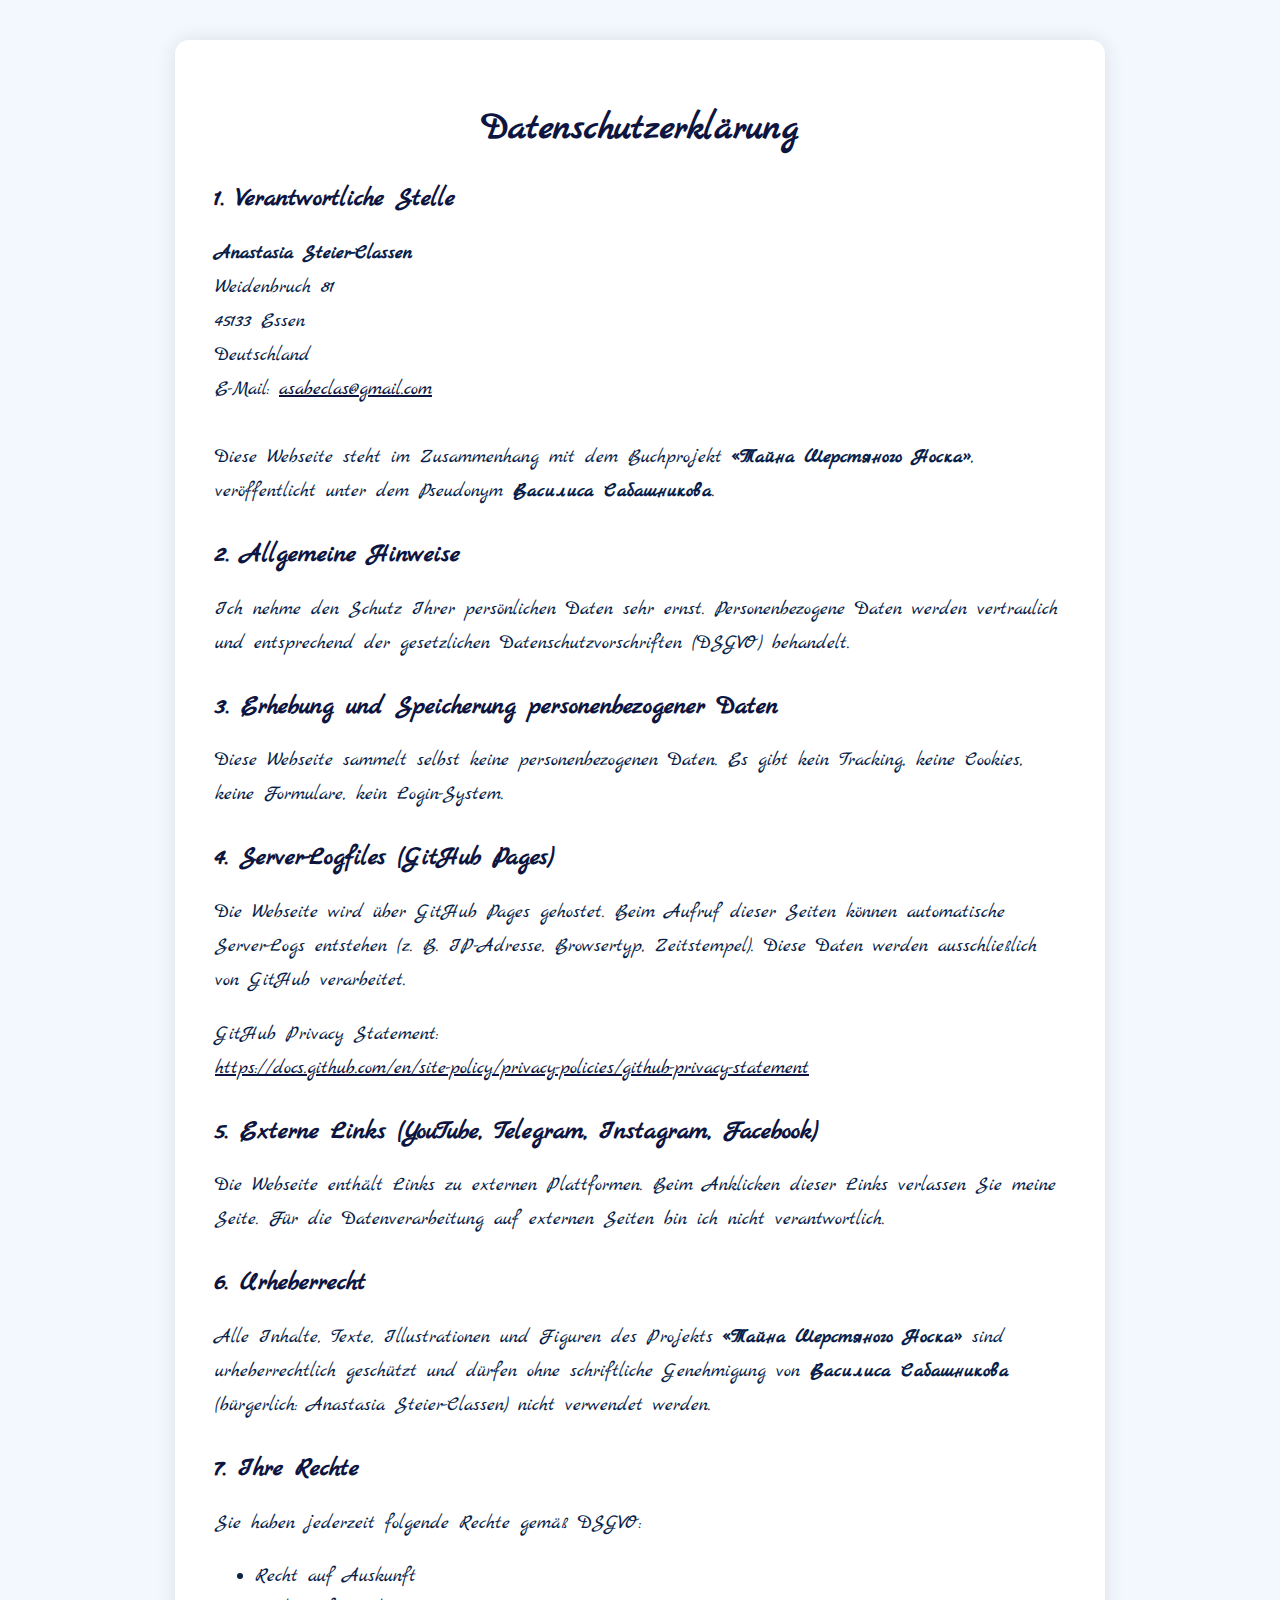
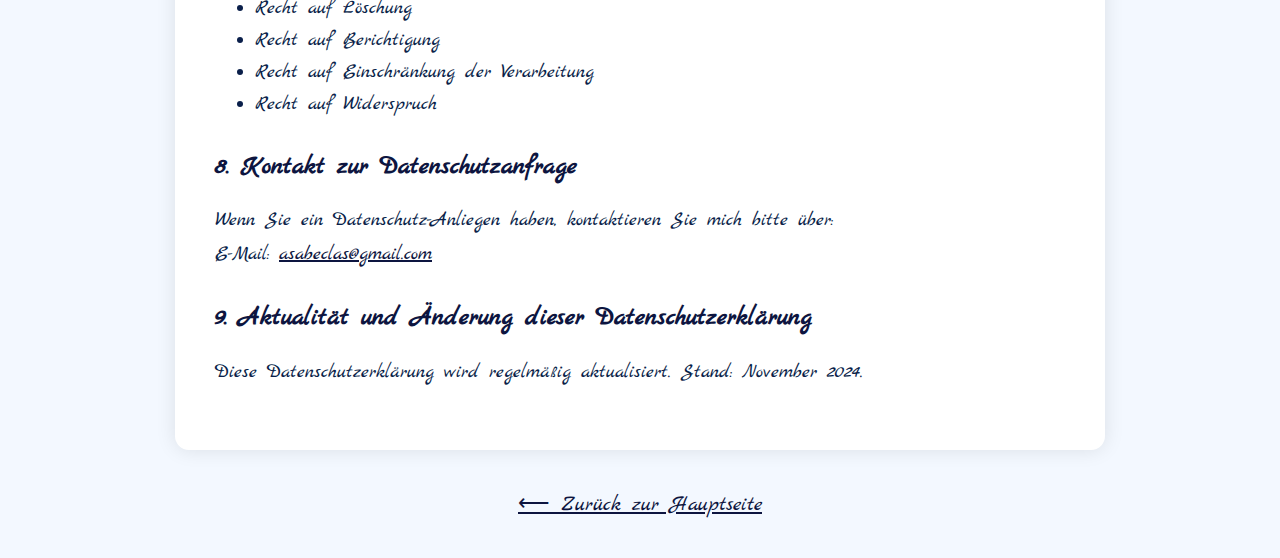
<file: datenschutz.html>
<!DOCTYPE html>
<html lang="de">
<head>
<meta charset="UTF-8" />
<meta name="viewport" content="width=device-width, initial-scale=1.0" />
<title>Datenschutzerklärung – Тайна Шерстяного Носка. Зима</title>

<link href="https://fonts.googleapis.com/css2?family=Marck+Script&display=swap" rel="stylesheet">

<style>
body {
    margin: 0;
    padding: 40px 20px;
    font-family: "Marck Script", cursive;
    background: #f3f8ff;
    color: #0a1f4a;
}

.container {
    max-width: 850px;
    margin: 0 auto;
    background: white;
    padding: 40px;
    border-radius: 14px;
    box-shadow: 0 0 20px rgba(0,0,0,0.1);
}

h1 {
    font-size: 38px;
    color: #0d1540;
    text-align: center;
    margin-bottom: 30px;
}

h2 {
    margin-top: 30px;
    color: #0d1540;
    font-size: 26px;
}

p {
    font-size: 20px;
    line-height: 1.7;
}

a {
    color: #0d1540;
    text-decoration: underline;
}

.back-link {
    text-align: center;
    margin-top: 40px;
}

.back-link a {
    font-size: 22px;
}
</style>
</head>

<body>

<div class="container">

<h1>Datenschutzerklärung</h1>

<h2>1. Verantwortliche Stelle</h2>
<p>
<strong>Anastasia Steier-Classen</strong><br>
Weidenbruch 81<br>
45133 Essen<br>
Deutschland<br>
E-Mail: <a href="mailto:asabeclas@gmail.com">asabeclas@gmail.com</a><br><br>

Diese Webseite steht im Zusammenhang mit dem Buchprojekt  
<strong>«Тайна Шерстяного Носка»</strong>, veröffentlicht unter dem Pseudonym  
<strong>Василиса Сабашникова</strong>.
</p>

<h2>2. Allgemeine Hinweise</h2>
<p>
Ich nehme den Schutz Ihrer persönlichen Daten sehr ernst.  
Personenbezogene Daten werden vertraulich und entsprechend der gesetzlichen  
Datenschutzvorschriften (DSGVO) behandelt.
</p>

<h2>3. Erhebung und Speicherung personenbezogener Daten</h2>
<p>
Diese Webseite sammelt selbst keine personenbezogenen Daten.  
Es gibt kein Tracking, keine Cookies, keine Formulare, kein Login-System.
</p>

<h2>4. Server-Logfiles (GitHub Pages)</h2>
<p>
Die Webseite wird über GitHub Pages gehostet.  
Beim Aufruf dieser Seiten können automatische Server-Logs entstehen  
(z. B. IP-Adresse, Browsertyp, Zeitstempel).  
Diese Daten werden ausschließlich von GitHub verarbeitet.
</p>
<p>
GitHub Privacy Statement:<br>
<a href="https://docs.github.com/en/site-policy/privacy-policies/github-privacy-statement" target="_blank">
https://docs.github.com/en/site-policy/privacy-policies/github-privacy-statement
</a>
</p>

<h2>5. Externe Links (YouTube, Telegram, Instagram, Facebook)</h2>
<p>
Die Webseite enthält Links zu externen Plattformen.  
Beim Anklicken dieser Links verlassen Sie meine Seite.  
Für die Datenverarbeitung auf externen Seiten bin ich nicht verantwortlich.
</p>

<h2>6. Urheberrecht</h2>
<p>
Alle Inhalte, Texte, Illustrationen und Figuren des Projekts  
<strong>«Тайна Шерстяного Носка»</strong>  
sind urheberrechtlich geschützt und dürfen ohne schriftliche Genehmigung  
von <strong>Василиса Сабашникова</strong> (bürgerlich: Anastasia Steier-Classen)  
nicht verwendet werden.
</p>

<h2>7. Ihre Rechte</h2>
<p>
Sie haben jederzeit folgende Rechte gemäß DSGVO:
</p>
<ul style="font-size:20px; line-height:1.6;">
<li>Recht auf Auskunft</li>
<li>Recht auf Löschung</li>
<li>Recht auf Berichtigung</li>
<li>Recht auf Einschränkung der Verarbeitung</li>
<li>Recht auf Widerspruch</li>
</ul>

<h2>8. Kontakt zur Datenschutzanfrage</h2>
<p>
Wenn Sie ein Datenschutz-Anliegen haben, kontaktieren Sie mich bitte über:<br>
E-Mail: <a href="mailto:asabeclas@gmail.com">asabeclas@gmail.com</a>
</p>

<h2>9. Aktualität und Änderung dieser Datenschutzerklärung</h2>
<p>
Diese Datenschutzerklärung wird regelmäßig aktualisiert.  
Stand: November 2024.
</p>

</div>

<div class="back-link">
    <a href="index.html">⟵ Zurück zur Hauptseite</a>
</div>

</body>
</html>
</file>
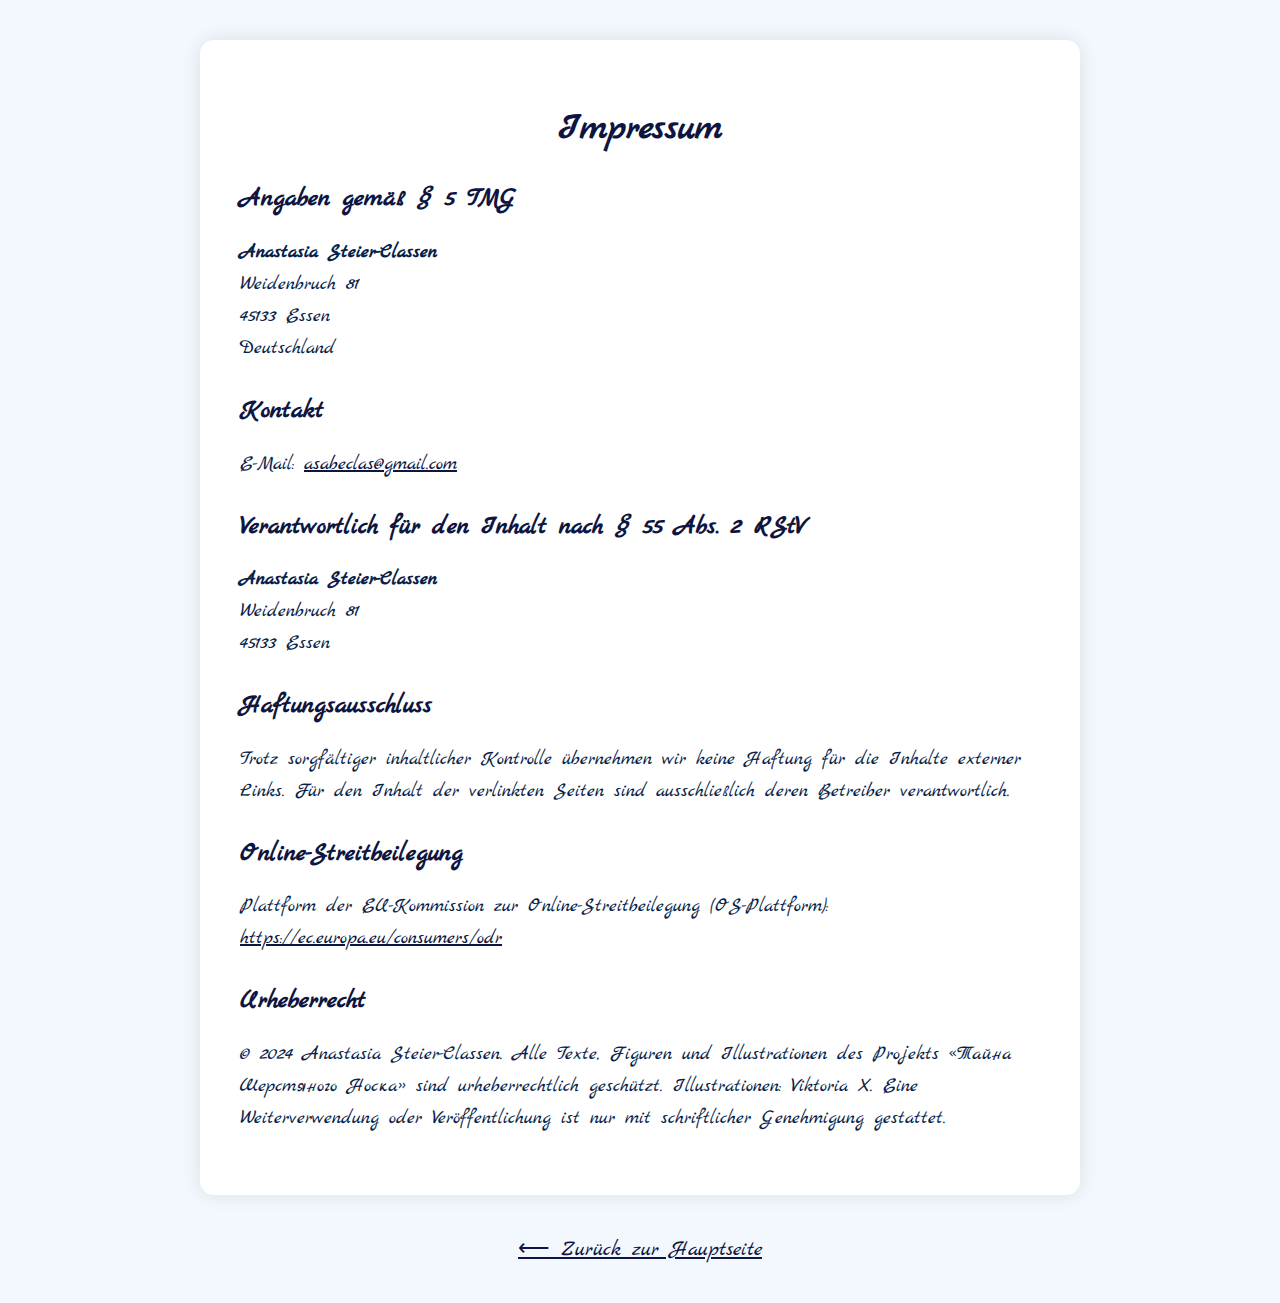
<file: impressum.html>
<!DOCTYPE html>
<html lang="de">
<head>
<meta charset="UTF-8" />
<meta name="viewport" content="width=device-width, initial-scale=1.0" />
<title>Impressum – Тайна Шерстяного Носка.Зима</title>

<link href="https://fonts.googleapis.com/css2?family=Marck+Script&display=swap" rel="stylesheet">

<style>
body {
    margin: 0;
    padding: 40px 20px;
    font-family: "Marck Script", cursive;
    background: #f3f8ff;
    color: #0a1f4a;
}

.container {
    max-width: 800px;
    margin: 0 auto;
    background: white;
    padding: 40px;
    border-radius: 14px;
    box-shadow: 0 0 20px rgba(0,0,0,0.1);
}

h1 {
    font-size: 38px;
    color: #0d1540;
    text-align: center;
    margin-bottom: 30px;
}

h2 {
    margin-top: 30px;
    color: #0d1540;
    font-size: 26px;
}

p {
    font-size: 20px;
    line-height: 1.6;
}

a {
    color: #0d1540;
    text-decoration: underline;
}

.back-link {
    text-align: center;
    margin-top: 40px;
}

.back-link a {
    font-size: 22px;
}
</style>
</head>

<body>

<div class="container">

<h1>Impressum</h1>

<h2>Angaben gemäß § 5 TMG</h2>
<p>
<strong>Anastasia Steier-Classen</strong><br>
Weidenbruch 81<br>
45133 Essen<br>
Deutschland
</p>

<h2>Kontakt</h2>
<p>
E-Mail: <a href="mailto:asabeclas@gmail.com">asabeclas@gmail.com</a>
</p>

<h2>Verantwortlich für den Inhalt nach § 55 Abs. 2 RStV</h2>
<p>
<strong>Anastasia Steier-Classen</strong><br>
Weidenbruch 81<br>
45133 Essen
</p>

<h2>Haftungsausschluss</h2>
<p>
Trotz sorgfältiger inhaltlicher Kontrolle übernehmen wir keine Haftung für die Inhalte externer Links.  
Für den Inhalt der verlinkten Seiten sind ausschließlich deren Betreiber verantwortlich.
</p>

<h2>Online-Streitbeilegung</h2>
<p>
Plattform der EU-Kommission zur Online-Streitbeilegung (OS-Plattform):<br>
<a href="https://ec.europa.eu/consumers/odr" target="_blank">https://ec.europa.eu/consumers/odr</a>
</p>

<h2>Urheberrecht</h2>
<p>
© 2024 Anastasia Steier-Classen.  
Alle Texte, Figuren und Illustrationen des Projekts «Тайна Шерстяного Носка» sind urheberrechtlich geschützt.  
Illustrationen: Viktoria X.  
Eine Weiterverwendung oder Veröffentlichung ist nur mit schriftlicher Genehmigung gestattet.
</p>

</div>

<div class="back-link">
    <a href="index.html">⟵ Zurück zur Hauptseite</a>
</div>

</body>
</html>
</file>
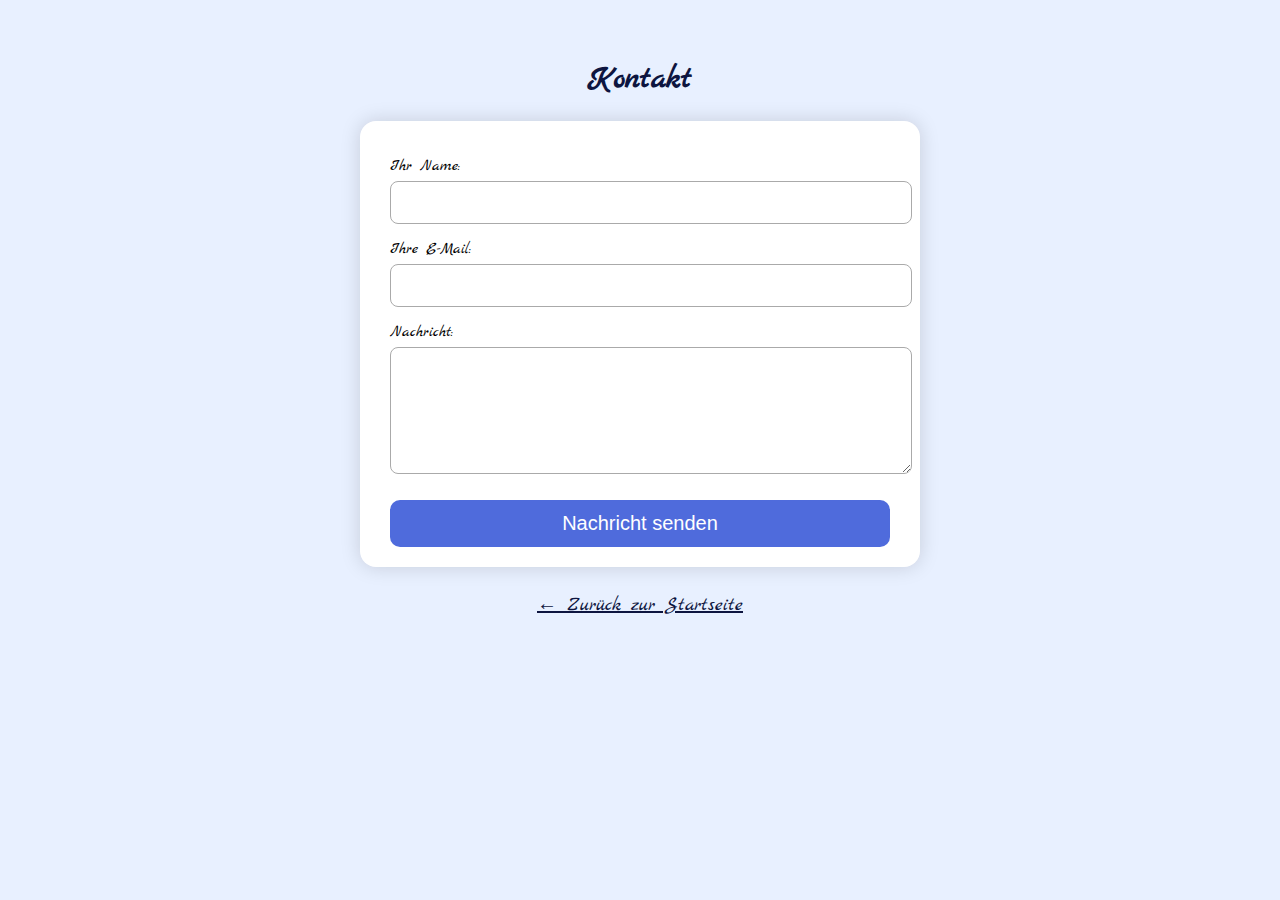
<file: kontakt.html>
<!DOCTYPE html>
<html lang="de">
<head>
<meta charset="UTF-8">
<meta name="viewport" content="width=device-width, initial-scale=1.0">
<title>Kontakt – Retcon Publish</title>
<link href="https://fonts.googleapis.com/css2?family=Marck+Script&display=swap" rel="stylesheet">
<style>
body {
    font-family: "Marck Script", cursive;
    background: #e8f0ff;
    padding: 30px;
}

h1 {
    text-align: center;
    color: #0d1540;
}

form {
    max-width: 500px;
    margin: 0 auto;
    background: white;
    padding: 20px 30px;
    border-radius: 16px;
    box-shadow: 0 0 20px rgba(0,0,0,0.15);
}

label {
    display: block;
    margin-top: 15px;
}

input, textarea {
    width: 100%;
    padding: 10px;
    margin-top: 5px;
    border-radius: 8px;
    border: 1px solid #aaa;
    font-size: 18px;
}

button {
    margin-top: 20px;
    width: 100%;
    padding: 12px;
    background: #4f6bdc;
    color: #fff;
    font-size: 20px;
    border: none;
    border-radius: 10px;
    cursor: pointer;
}
button:hover {
    background: #3a53b5;
}

a.back {
    display: block;
    margin-top: 25px;
    text-align: center;
    color: #0d1540;
    font-size: 20px;
}
</style>
</head>

<body>
<h1>Kontakt</h1>

<form action="mailto:info@retcon-publish.com" method="POST" enctype="text/plain">
    <label>Ihr Name:</label>
    <input type="text" name="Name" required>

    <label>Ihre E-Mail:</label>
    <input type="email" name="Email" required>

    <label>Nachricht:</label>
    <textarea name="Nachricht" rows="5" required></textarea>

    <button type="submit">Nachricht senden</button>
</form>

<a class="back" href="index.html">← Zurück zur Startseite</a>

</body>
</html>
</file>
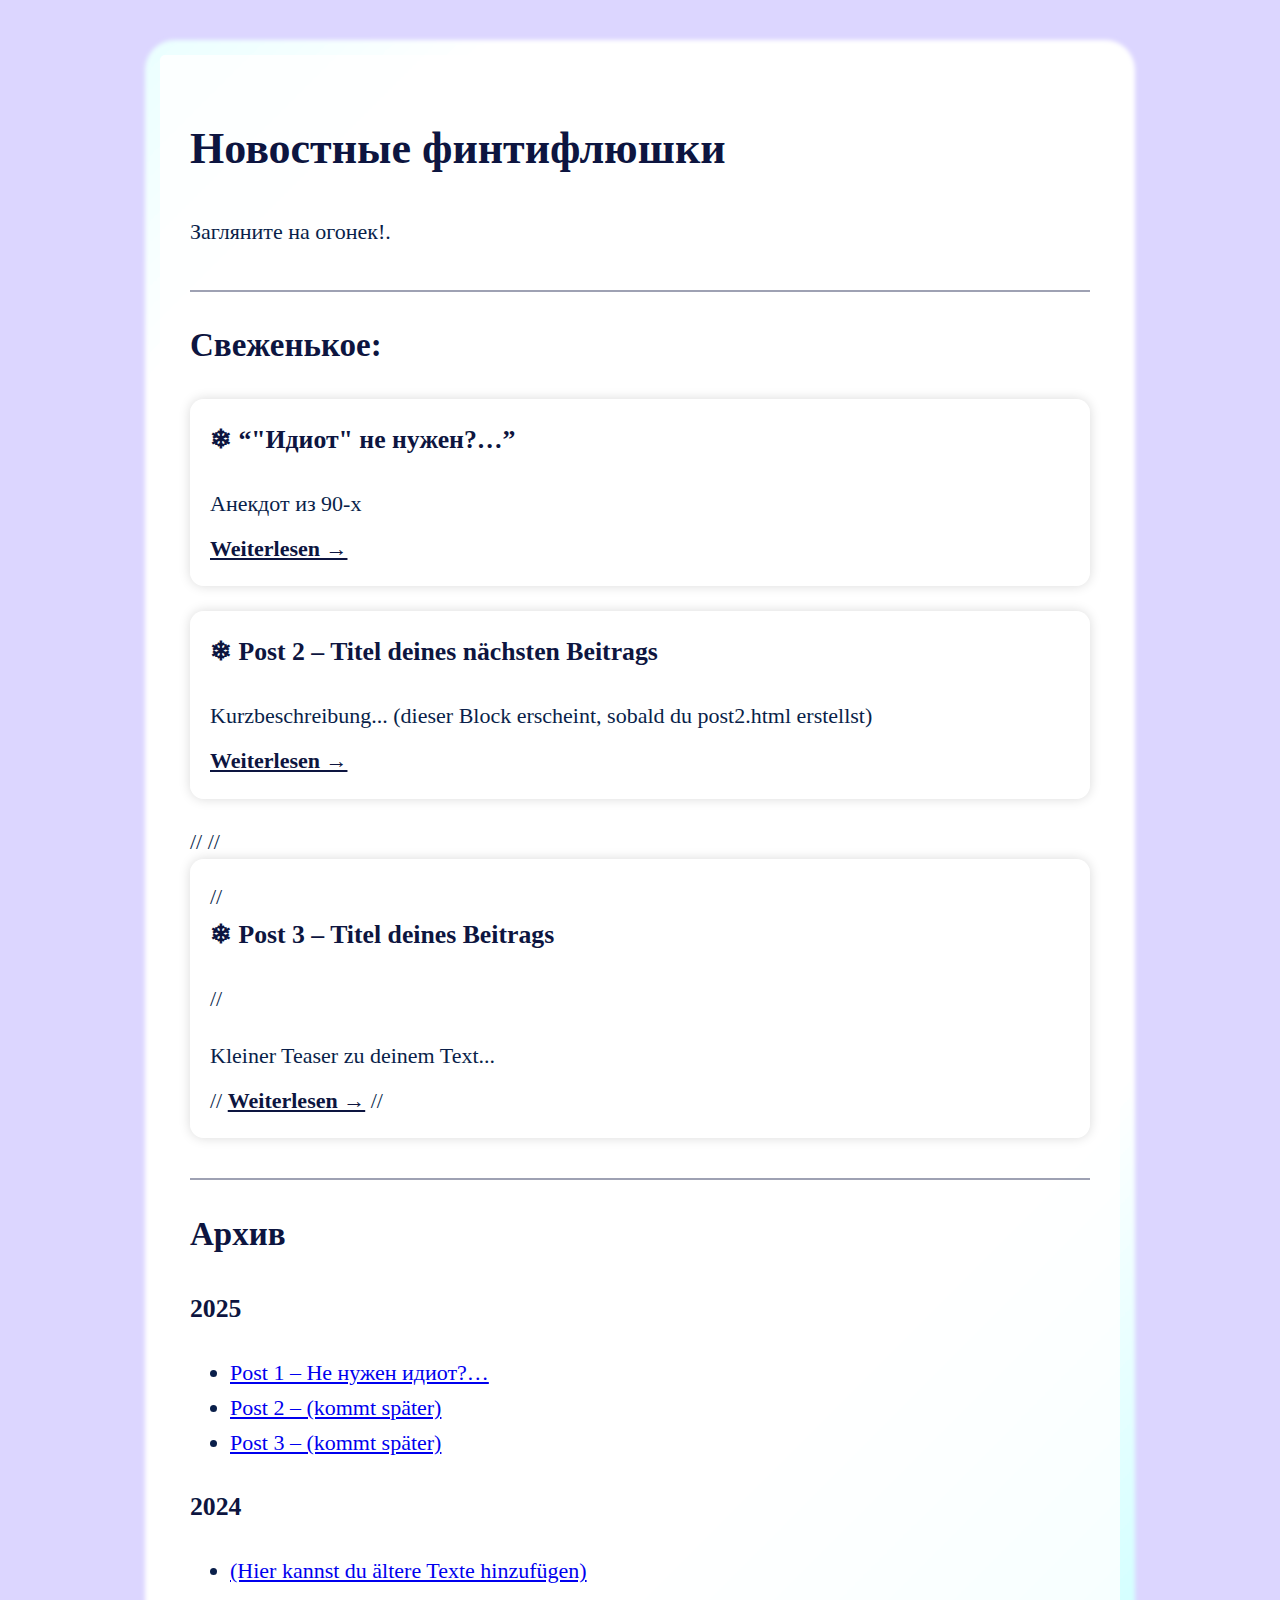
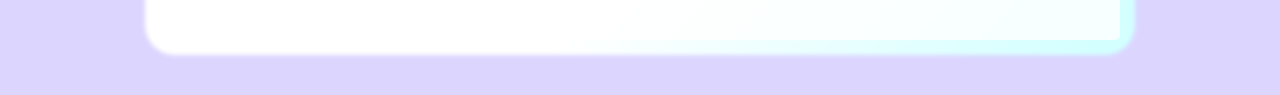
<file: news.html>
<!DOCTYPE html>
<html lang="de">
<head>
    <meta charset="UTF-8">
    <meta name="viewport" content="width=device-width, initial-scale=1.0">
    <title>Neuigkeiten & Blog – Retcon Publish</title>
    <style>
        body {
            margin: 0;
            padding: 0;
            background: #dcd6ff; /* Lavendel */
            font-family: "Marck Script", cursive;
            color: #0a1f4a;
            font-size: 22px;
            line-height: 1.6;
        }

        h1, h2, h3 {
            color: #0d1540;
        }

        /* Hauptcontainer */
        .container {
            max-width: 900px;
            margin: 40px auto;
            padding: 30px;
            background: rgba(255,255,255,0.8);
            border-radius: 20px;
            position: relative;
            border: 15px solid transparent;
            background-clip: padding-box;
        }

        /* Schneerand */
        .container:before {
            content: "";
            position: absolute;
            inset: -15px;
            border-radius: 30px;
            background: linear-gradient(
                135deg,
                rgba(180,220,255,1),
                rgba(240,250,255,1),
                rgba(160,200,255,1)
            );
            filter: blur(2px) brightness(1.3);
            z-index: -1;
        }

        /* Einzelne Beiträge in der Übersicht */
        .post-preview {
            background: rgba(255,255,255,0.65);
            padding: 20px;
            border-radius: 14px;
            margin-bottom: 25px;
            box-shadow: 0 0 12px rgba(0,0,0,0.15);
        }

        .post-preview h3 {
            margin-top: 0;
        }

        .post-preview p {
            margin-bottom: 10px;
        }

        .post-preview a {
            color: #0d1540;
            font-weight: bold;
            text-decoration: underline;
        }

        hr {
            border: none;
            border-top: 2px solid #0d1540;
            opacity: 0.4;
            margin: 40px 0 20px 0;
        }
    </style>

</head>
<body>

<div class="container">

    <h1>Новостные финтифлюшки</h1>
    <p>Загляните на огонек!.</p>

    <hr>

    <!-- ==========================
         NEUESTE BEITRÄGE
         ========================== -->
    <h2>Свеженькое:</h2>

    <!-- Post 1 -->
    <div class="post-preview">
        <h3>❄ “"Идиот" не нужен?…”</h3>
        <p>Анекдот из 90-х</p>
        <a href="post1.html">Weiterlesen →</a>
    </div>

    <!-- Post 2 (Platzhalter) -->
    <div class="post-preview">
        <h3>❄ Post 2 – Titel deines nächsten Beitrags</h3>
        <p>Kurzbeschreibung... (dieser Block erscheint, sobald du post2.html erstellst)</p>
        <a href="post2.html">Weiterlesen →</a>
    </div>

  //  <!-- Post 3 (Platzhalter) -->
   // <div class="post-preview">
     //   <h3>❄ Post 3 – Titel deines Beitrags</h3>
     //   <p>Kleiner Teaser zu deinem Text...</p>
      //  <a href="post3.html">Weiterlesen →</a>
  //  </div>

    <hr>

    <!-- ==========================
         ARCHIV
         ========================== -->
    <h2>Архив</h2>

    <h3>2025</h3>
    <ul>
        <li><a href="post1.html">Post 1 – Не нужен идиот?…</a></li>
        <li><a href="post2.html">Post 2 – (kommt später)</a></li>
        <li><a href="post3.html">Post 3 – (kommt später)</a></li>
    </ul>

    <h3>2024</h3>
    <ul>
        <li><a href="#">(Hier kannst du ältere Texte hinzufügen)</a></li>
    </ul>

</div>

</body>
</html>
</file>
